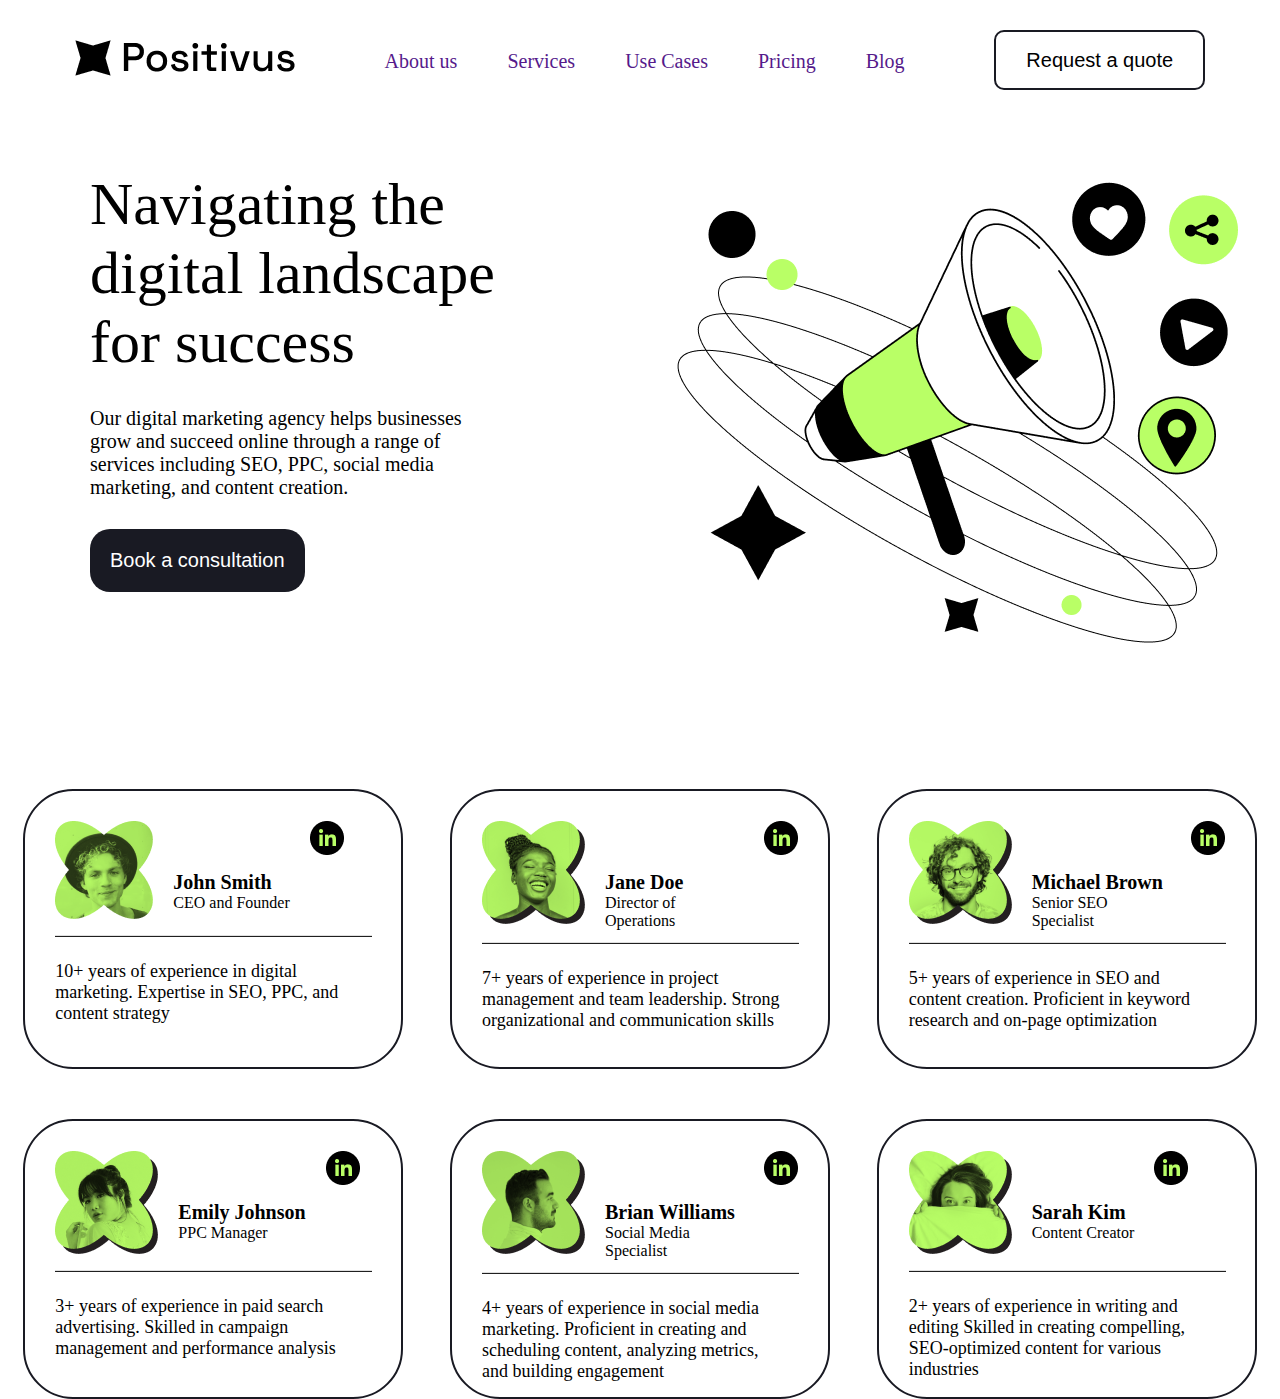
<file: index.html>
<!DOCTYPE html>
<html lang="en">
<head>
    <meta charset="UTF-8">
    <meta name="viewport" content="width=device-width, initial-scale=1.0">
    <title>Document</title>
    <link
      rel="stylesheet"
      href="https://cdnjs.cloudflare.com/ajax/libs/font-awesome/6.7.2/css/all.min.css"
      integrity="sha512-Evv84Mr4kqVGRNSgIGL/F/aIDqQb7xQ2vcrdIwxfjThSH8CSR7PBEakCr51Ck+w+/U6swU2Im1vVX0SVk9ABhg=="
      crossorigin="anonymous"
      referrerpolicy="no-referrer"
    />
    <link rel="stylesheet" href="style.css">
</head>
<body>
    <header>
        <div class="first">
            <div><img src="./Frame 9.png" alt=""></div>
            <nav class="nav">
            <ul >
                <li><a href="">About us</a></li>
                <li><a href="">Services</a></li>
                <li><a href="">Use Cases</a></li>
                <li><a href="">Pricing</a></li>
                <li><a href="">Blog</a></li>
            </ul>
            </nav>
            <button class="button">Request a quote</button>
             <div class="bars">
                <i class="fa-solid fa-bars"></i>
             </div>
        </div>
        <div class="body">
        <div class="all">
            <p class="navigate">Navigating the digital landscape for success</p>
            <p class="our">Our digital marketing agency helps businesses grow and succeed online through a range of services including SEO, PPC, social media marketing, and content creation.</p>
            <button class="button2">Book a consultation</button>
        </div>
        <div>
            <img src="./Illustration.png" alt="">
        </div>
        </div>
    </header>

   <div class="allcard">
    <div class="card">
        <div class="second">
        <div><img src="./Mask group (5).png" alt=""></div>
        <div>
            <p class="john">John Smith</p>
            <p>CEO and Founder</p>
        </div>
        <div><img src="./Social icon.png" alt=""></div>
        </div>
        <div><img src="./Line 3 (1).png" alt=""></div>
        <p class="year">10+ years of experience in digital marketing. Expertise in SEO, PPC, and content strategy</p>
    </div>
    <div class="card">
        <div class="second">
        <div><img src="./Picture.png" alt=""></div>
        <div>
            <p class="john">Jane Doe</p>
            <p>Director of Operations</p>
        </div>
        <div><img src="./Social icon.png" alt=""></div>
        </div>
        <div><img src="./Line 3 (1).png" alt=""></div>
        <p class="year">7+ years of experience in project management and team leadership. Strong organizational and communication skills</p>
    </div>
    <div class="card">
        <div class="second">
        <div><img src="./Picture (1).png" alt=""></div>
        <div>
            <p class="john">Michael Brown</p>
            <p>Senior SEO Specialist</p>
        </div>
        <div><img src="./Social icon.png" alt=""></div>
        </div>
        <div><img src="./Line 3 (1).png" alt=""></div>
        <p class="year">5+ years of experience in SEO and content creation. Proficient in keyword research and on-page optimization</p>
    </div>
   </div>

   <div class="allcard">
    <div class="card">
        <div class="second">
        <div><img src="./Picture (2).png" alt=""></div>
        <div>
            <p class="john">Emily Johnson</p>
            <p>PPC Manager</p>
        </div>
        <div><img src="./Social icon.png" alt=""></div>
        </div>
        <div><img src="./Line 3 (1).png" alt=""></div>
        <p class="year">3+ years of experience in paid search advertising. Skilled in campaign management and performance analysis</p>
    </div>
    <div class="card">
        <div class="second">
        <div><img src="./Picture (3).png" alt=""></div>
        <div>
            <p class="john">Brian Williams</p>
            <p>Social Media Specialist</p>
        </div>
        <div><img src="./Social icon.png" alt=""></div>
        </div>
        <div><img src="./Line 3 (1).png" alt=""></div>
        <p class="year">4+ years of experience in social media marketing. Proficient in creating and scheduling content, analyzing metrics, and building engagement</p>
    </div>
    <div class="card">
        <div class="second">
        <div><img src="./Picture (4).png" alt=""></div>
        <div>
            <p class="john">Sarah Kim</p>
            <p>Content Creator</p>
        </div>
        <div><img src="./Social icon.png" alt=""></div>
        </div>
        <div><img src="./Line 3 (1).png" alt=""></div>
        <p class="year">2+ years of experience in writing and editing
            Skilled in creating compelling, SEO-optimized content for various industries</p>
    </div>
   </div>
</body>
</html>
</file>
<file: style.css>
*{
    margin:0;
    padding: 0;
    list-style: none;
    box-sizing: border-box;
    text-decoration: none;
}

.first{
    display: flex;
    justify-content: space-around;
    padding: 30px 30px;
}
.nav{
    transition: all 0.3s ease;
    margin-top: 20px;
}
.nav ul {
    display: flex;
    gap: 50px;
    align-items: center;
}
.nav ul li a{
    font-size: 20px;
}
.nav ul li a:hover{
    background-color: aqua;
    color: white;
}
.button{
    border-radius: 10px;
    border: 2px solid #191A23;
    padding: 5px 30px;
    background-color: white;
    font-size: 20px;
}
.bars{
    display: none;
    cursor: pointer;
    padding: 30px 0px;
}
.bars i{
    font-size: 24px;
    color: #000000;
    transition: color 0.3s ease;
}
.bars:hover i{
    color: green;
}
.navigate{
    font-size: 60px;
    font-weight: 500;
    color: #000000;
    width: 480px;
}
.our{
    font-size: 20px;
    font-weight: 400;
    color: #000000;
    width: 400px;
    margin-top: 30px;
}
.button2{
    font-size: 20px;
    color: #FFFFFF;
    background-color: #191A23;
    border: none;
    padding: 20px;
    border-radius: 20px;
    margin-top: 30px;
}
.body{
    display: flex;
    padding: 50px 90px;
    gap: 80px;
}

*{
    margin:0;
    padding: 0;
    list-style: none;
    box-sizing: border-box;
    text-decoration: none;
}

.first{
    display: flex;
    justify-content: space-around;
    padding: 30px 30px;
}
.nav{
    transition: all 0.3s ease;
    margin-top: 20px;
}
.nav ul {
    display: flex;
    gap: 50px;
    align-items: center;
}
.nav ul li a{
    font-size: 20px;
}
.nav ul li a:hover{
    background-color: aqua;
    color: white;
}
.button{
    border-radius: 10px;
    border: 2px solid #191A23;
    padding: 5px 30px;
    background-color: white;
    font-size: 20px;
}
.bars{
    display: none;
    cursor: pointer;
    padding: 30px 0px;
}
.bars i{
    font-size: 24px;
    color: #000000;
    transition: color 0.3s ease;
}
.bars:hover i{
    color: green;
}
.navigate{
    font-size: 60px;
    font-weight: 500;
    color: #000000;
    width: 480px;
}
.our{
    font-size: 20px;
    font-weight: 400;
    color: #000000;
    width: 400px;
    margin-top: 30px;
}
.button2{
    font-size: 20px;
    color: #FFFFFF;
    background-color: #191A23;
    border: none;
    padding: 20px;
    border-radius: 20px;
    margin-top: 30px;
}
.body{
    display: flex;
    padding: 50px 90px;
    gap: 80px;
}


@media (max-width: 576px) {
    .nav {
      display: none;
      flex-direction: column;
      position: absolute;
      top: 70px;
      right: 20px;
      background-color: white;
      width: 80%;
      padding: 20px;
      box-shadow: 0 4px 6px rgba(0,0,0,0.1);
      z-index: 100;
    }
  
    .nav ul {
      flex-direction: column;
      gap: 15px;
    }
  
    .nav ul li a {
      font-size: 18px;
      color: #191A23;
    }
  
    .bars {
      position: relative;
      display: block;
    }
  
    .bars:hover .nav {
      display: flex;
    }
  
    .button {
      display: none;
    }
  
    .first {
      justify-content: space-between;
      align-items: center;
    }
  
    .body {
      flex-direction: column;
      padding: 20px;
      gap: 30px;
    }
  
    .navigate {
      font-size: 28px;
      width: 100%;
      text-align: center;
    }
  
    .our {
      font-size: 16px;
      width: 100%;
      text-align: center;
    }
  
    .button2 {
      width: 100%;
      padding: 15px;
    }
  
    .body img {
      width: 100%;
    }
  }
  
  .john{
    font-size: 20px;
    font-weight: 800;
    color: #000000;
    margin-top: 50px;
  }
  .second{
    display: flex;
    gap: 20px;
  }
  .year{
    font-size: 18px;
    font-weight: 500;
    color: #000000;
    width: 300px;
    margin-top: 20px;
  }
  .card{
    border: 2px solid #191A23;
    padding: 30px;
    width: 380px;
    height: 280px;
    border-radius: 50px;
  }
  .allcard{
    display: flex;
    justify-content: space-around;
    margin-top: 50px;
  }

  @media (max-width: 576px) {
    .allcard {
      flex-direction: column;
      align-items: center;
      gap: 20px;
    }
  
    .card {
      width: 90%;
      height: auto;
      border-radius: 30px;
      padding: 20px;
    }
  
    .second {
      flex-direction: column;
      align-items: center;
      text-align: center;
      gap: 10px;
    }
  
    .john {
      font-size: 18px;
      margin-top: 10px;
      text-align: center;
    }
  
    .year {
      width: 100%;
      font-size: 16px;
      margin-top: 15px;
      text-align: center;
    }
  
    .second > div:last-child {
      margin-top: 10px;
    }
  }
</file>
